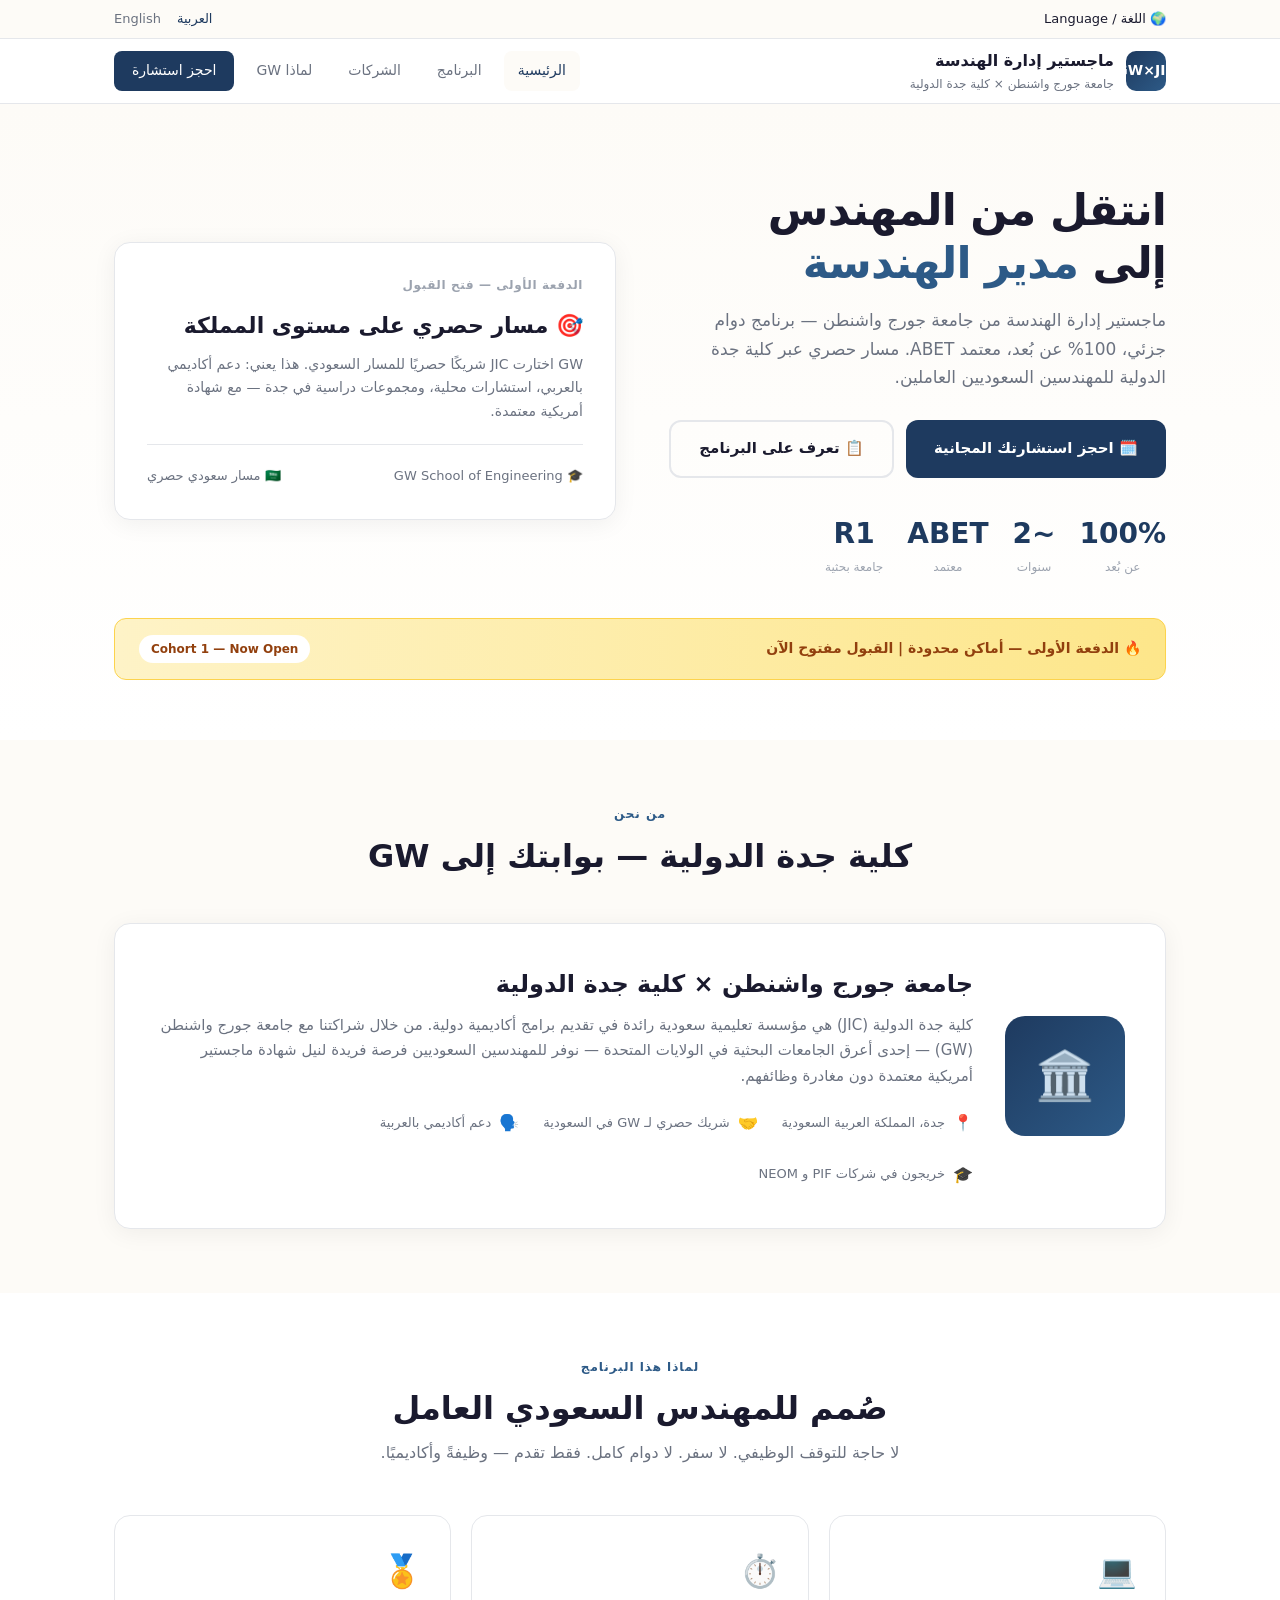
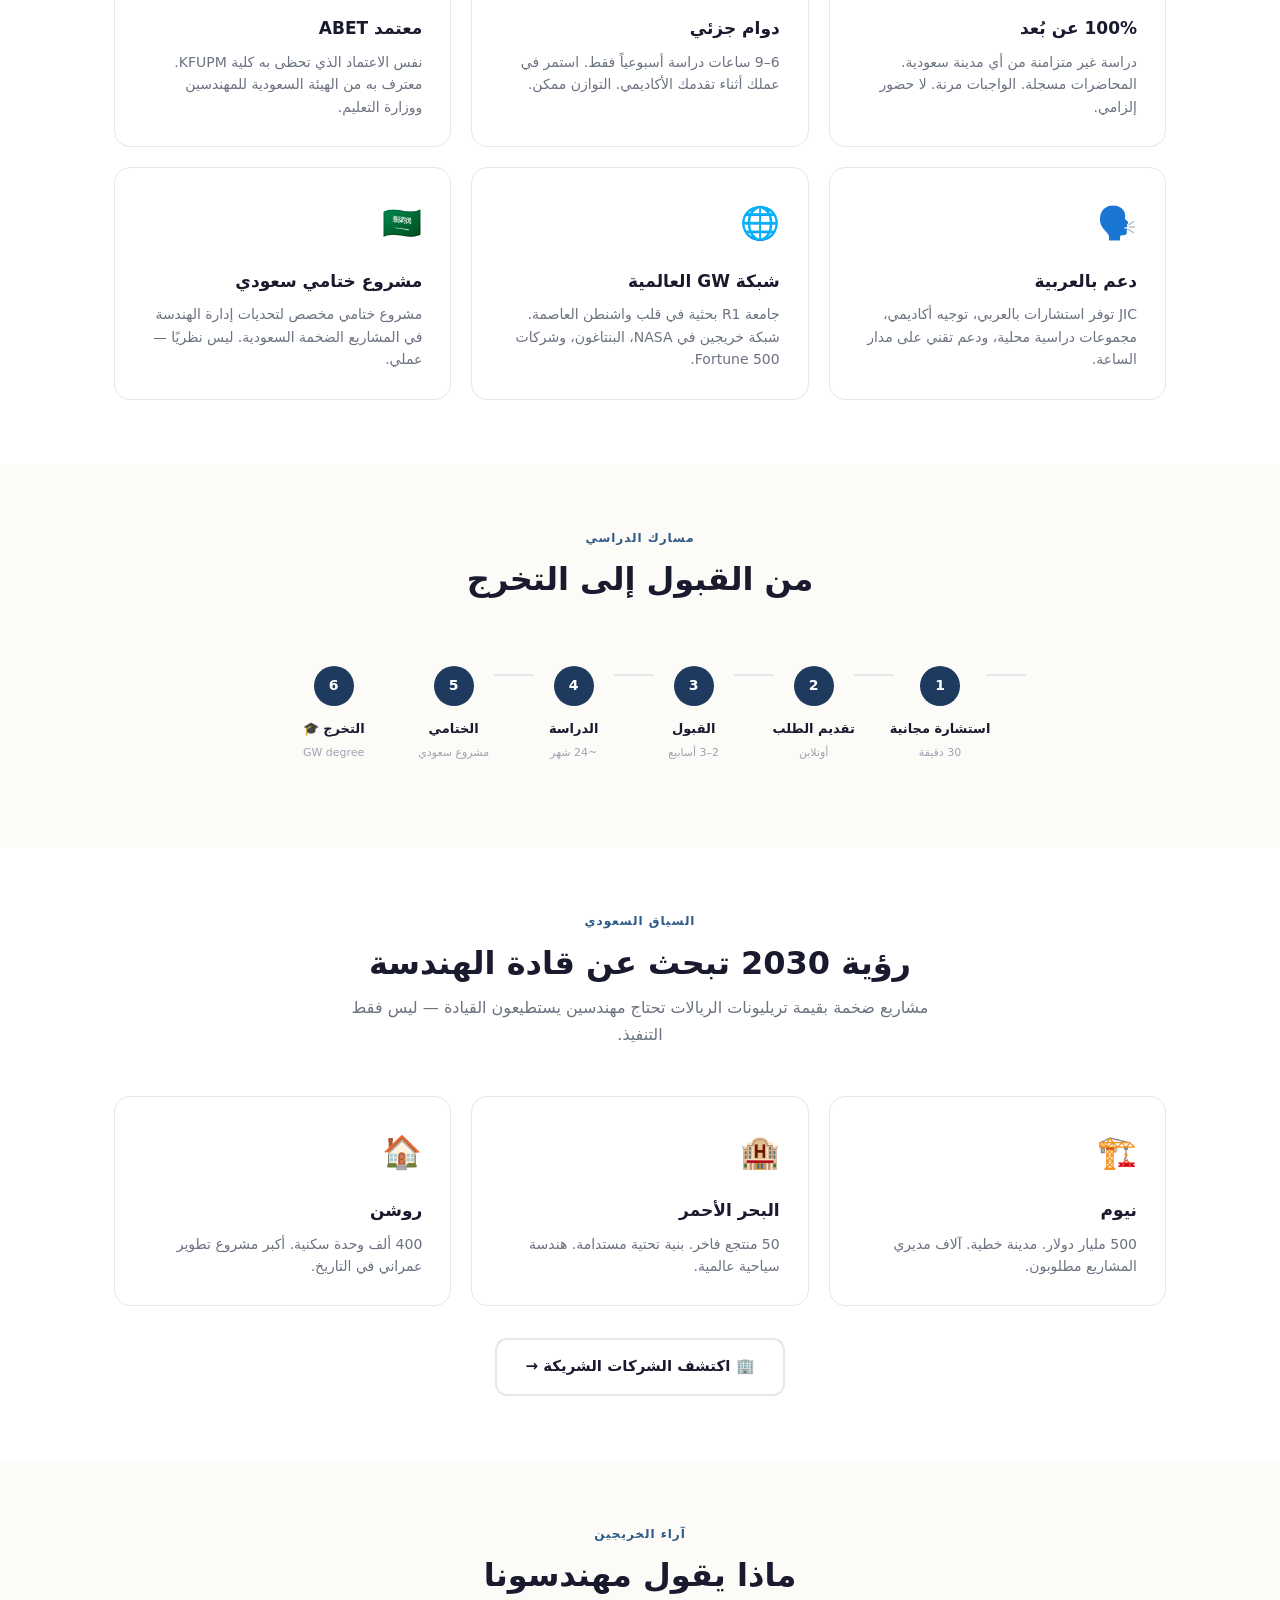
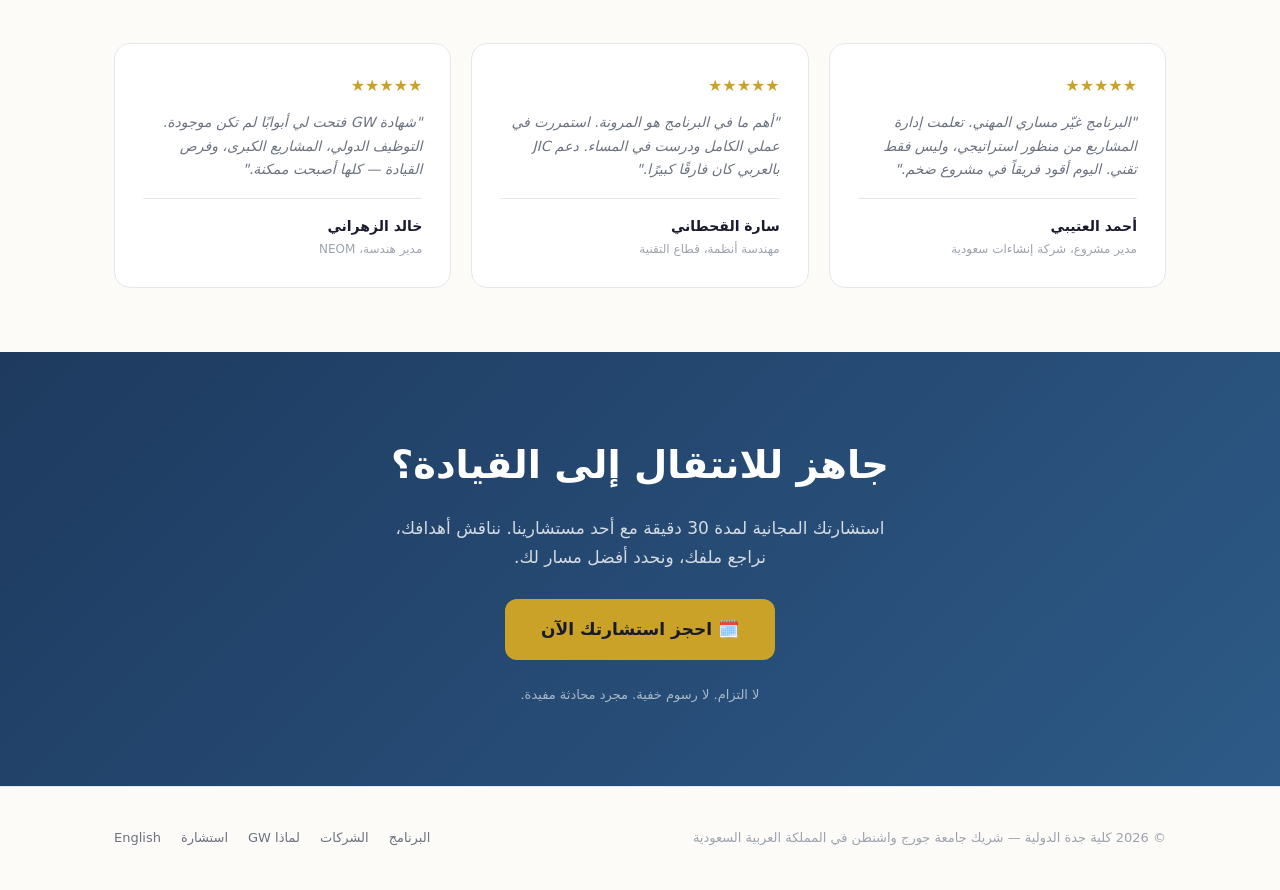
<file: index.html>
<!DOCTYPE html>
<html lang="ar" dir="rtl">
<head>
<meta charset="UTF-8">
<meta name="viewport" content="width=device-width, initial-scale=1.0">
<title>ماجستير إدارة الهندسة — GW × JIC | احجز استشارتك المجانية</title>
<meta name="description" content="برنامج ماجستير إدارة الهندسة من جامعة جورج واشنطن، معتمد ABET، دوام جزئي عن بُعد، عبر مسار حصري بكلية جدة الدولية">
<meta property="og:title" content="ماجستير إدارة الهندسة — GW × JIC">
<meta property="og:description" content="برنامج معتمد، دوام جزئي، عن بُعد — للمهندسين السعوديين">
<meta property="og:type" content="website">
<meta property="og:url" content="https://jic-gw-leads.netlify.app/">
<meta property="og:image" content="https://jic-gw-leads.netlify.app/og-image.jpg">
<meta name="twitter:card" content="summary_large_image">
<meta name="twitter:title" content="ماجستير إدارة الهندسة — GW × JIC">
<meta name="twitter:description" content="برنامج معتمد، دوام جزئي، عن بُعد — للمهندسين السعوديين">
<link rel="preconnect" href="https://fonts.googleapis.com">
<link rel="preconnect" href="https://fonts.gstatic.com" crossorigin>
<style>
  :root {
    --primary: #1e3a5f;
    --primary-light: #2d5a87;
    --accent: #c9a227;
    --accent-hover: #b8921f;
    --bg: #ffffff;
    --bg-warm: #fdfbf7;
    --bg-card: #ffffff;
    --text: #1a1a2e;
    --text-muted: #6b7280;
    --text-light: #9ca3af;
    --border: #e5e7eb;
    --border-hover: #d1d5db;
    --green: #059669;
    --green-light: #10b981;
    --shadow: 0 4px 24px rgba(0,0,0,0.06);
    --shadow-lg: 0 8px 48px rgba(0,0,0,0.1);
    --radius: 16px;
    --font: 'Segoe UI', 'Noto Sans Arabic', system-ui, -apple-system, sans-serif;
  }
  * { margin:0; padding:0; box-sizing:border-box; }
  body { font-family: var(--font); background: var(--bg); color: var(--text); line-height:1.7; }
  ::selection { background: var(--primary); color:#fff; }
  a { text-decoration:none; color: inherit; }
  .container { max-width:1100px; margin:0 auto; padding:0 24px; }

  /* Skip link */
  .skip-link {
    position: absolute;
    top: -100%;
    left: 50%;
    transform: translateX(-50%);
    background: var(--primary);
    color: #fff;
    padding: 0.5rem 1rem;
    border-radius: 0 0 10px 10px;
    font-weight: 700;
    font-size: 0.85rem;
    text-decoration: none;
    z-index: 10000;
    transition: top 0.3s;
  }
  .skip-link:focus { top: 0; }

  /* Lang Switcher */
  .lang-bar {
    background: var(--bg-warm); border-bottom: 1px solid var(--border);
    padding: 8px 0; font-size: 13px;
  }
  .lang-bar .container { display:flex; justify-content:space-between; align-items:center; }
  .lang-bar .lang-links { display:flex; gap:16px; }
  .lang-bar a { color: var(--text-muted); font-weight:500; transition:color 0.2s; }
  .lang-bar a:hover, .lang-bar a.active { color: var(--primary); }

  /* Header */
  header { position:sticky; top:0; z-index:100; background:rgba(255,255,255,0.95); backdrop-filter:blur(16px); border-bottom:1px solid var(--border); }
  header .container { display:flex; align-items:center; justify-content:space-between; height:64px; }
  .logo { display:flex; align-items:center; gap:12px; }
  .logo-mark { width:40px; height:40px; border-radius:10px; background:linear-gradient(135deg, var(--primary) 0%, var(--primary-light) 100%); display:flex; align-items:center; justify-content:center; font-weight:700; font-size:14px; color:#fff; }
  .logo-text { font-weight:700; font-size:16px; }
  .logo-text span { font-weight:400; font-size:12px; color:var(--text-muted); display:block; }
  nav { display:flex; gap:8px; }
  nav a { padding:8px 14px; border-radius:8px; font-size:14px; font-weight:500; color:var(--text-muted); transition:all 0.2s; }
  nav a:hover, nav a.active { background: var(--bg-warm); color: var(--primary); }
  .nav-cta { background: var(--primary) !important; color: #fff !important; padding: 8px 18px !important; }
  .nav-cta:hover { background: var(--primary-light) !important; }

  /* Hero */
  .hero { padding: 80px 0 60px; background: linear-gradient(180deg, var(--bg-warm) 0%, var(--bg) 100%); position: relative; overflow: hidden; }
  .hero-grid { display:grid; grid-template-columns: 1fr 1fr; gap: 48px; align-items:center; }
  .hero h1 { font-size: clamp(28px, 3.5vw, 44px); font-weight:800; line-height:1.2; letter-spacing:-0.02em; }
  .hero h1 .highlight { color: var(--primary-light); }
  .hero p { font-size: 17px; color: var(--text-muted); margin-top: 16px; max-width: 480px; }
  .hero-stats { display:flex; gap: 24px; margin-top: 32px; }
  .hero-stat { text-align:center; }
  .hero-stat .num { font-size: 28px; font-weight:700; color: var(--primary); }
  .hero-stat .lbl { font-size: 12px; color: var(--text-light); }
  .hero-card {
    background: var(--bg-card); border: 1px solid var(--border); border-radius: var(--radius);
    padding: 32px; box-shadow: var(--shadow);
  }
  .hero-card .card-label { font-size: 12px; font-weight:600; text-transform:uppercase; letter-spacing:0.05em; color: var(--text-light); margin-bottom: 12px; }
  .hero-card h3 { font-size: 22px; margin-bottom: 8px; }
  .hero-card p { font-size: 14px; margin-top: 0; }
  .btn {
    display: inline-flex; align-items:center; gap:8px; padding: 14px 28px;
    border-radius: 12px; font-weight:600; font-size: 15px; cursor:pointer; border:none;
    transition: all 0.2s;
  }
  .btn-primary { background: var(--primary); color: #fff; }
  .btn-primary:hover { background: var(--primary-light); transform: translateY(-1px); box-shadow: var(--shadow); }
  .btn-accent { background: var(--accent); color: #1a1a2e; }
  .btn-accent:hover { background: var(--accent-hover); transform: translateY(-1px); }
  .btn-outline { background: transparent; border: 2px solid var(--border); color: var(--text); }
  .btn-outline:hover { border-color: var(--primary); color: var(--primary); }
  .hero-actions { display:flex; gap: 12px; margin-top: 28px; flex-wrap:wrap; }

  /* Urgency Bar */
  .urgency { background: linear-gradient(90deg, #fef3c7 0%, #fde68a 100%); border: 1px solid #fcd34d; border-radius: 12px; padding: 16px 24px; margin-top: 40px; display:flex; align-items:center; justify-content:space-between; flex-wrap:wrap; gap: 12px; position: relative; }
  .urgency p { font-size: 14px; font-weight:600; color: #92400e; margin:0; }
  .urgency .badge { background: #fff; color: #92400e; font-size: 12px; font-weight:700; padding: 4px 12px; border-radius: 20px; }
  .scarcity-pulse { animation: scarcityPulse 2.5s ease-in-out infinite; display: inline-block; }
  @keyframes scarcityPulse {
    0%,100% { opacity: 1; transform: scale(1); }
    50% { opacity: 0.85; transform: scale(1.02); }
  }

  /* Sections */
  .section { padding: 64px 0; }
  .section-header { text-align:center; max-width: 600px; margin: 0 auto 48px; }
  .section-label { font-size: 12px; font-weight:600; text-transform:uppercase; letter-spacing:0.08em; color: var(--primary-light); margin-bottom: 12px; }
  .section h2 { font-size: clamp(24px, 2.5vw, 36px); font-weight:700; line-height:1.2; }
  .section p.desc { font-size: 16px; color: var(--text-muted); margin-top: 12px; }

  /* Who is JIC */
  .jic-card {
    background: var(--bg-card); border: 1px solid var(--border); border-radius: var(--radius);
    padding: 40px; display:grid; grid-template-columns: 120px 1fr; gap: 32px; align-items:center;
    box-shadow: var(--shadow);
  }
  .jic-logo {
    width: 120px; height: 120px; border-radius: 20px;
    background: linear-gradient(135deg, var(--primary) 0%, var(--primary-light) 100%);
    display:flex; align-items:center; justify-content:center;
    font-size: 48px;
  }
  .jic-card h3 { font-size: 24px; margin-bottom: 8px; }
  .jic-card p { font-size: 15px; color: var(--text-muted); }
  .jic-meta { display:flex; gap: 24px; margin-top: 20px; flex-wrap:wrap; }
  .jic-meta-item { display:flex; align-items:center; gap: 8px; font-size: 13px; color: var(--text-muted); }
  .jic-meta-item .icon { font-size: 16px; }

  /* Features */
  .feature-grid { display:grid; grid-template-columns: repeat(3, 1fr); gap: 20px; }
  .feature {
    background: var(--bg-card); border: 1px solid var(--border); border-radius: var(--radius);
    padding: 28px; transition: all 0.3s;
  }
  .feature:hover { border-color: var(--border-hover); box-shadow: var(--shadow); transform: translateY(-2px); }
  .feature .icon { font-size: 32px; margin-bottom: 16px; }
  .feature h3 { font-size: 17px; font-weight:700; margin-bottom: 8px; }
  .feature p { font-size: 14px; color: var(--text-muted); line-height:1.6; }

  /* Program Timeline */
  .timeline { display:flex; gap: 0; justify-content:center; flex-wrap:wrap; }
  .timeline-step { text-align:center; padding: 20px 16px; min-width: 120px; position:relative; }
  .timeline-step:not(:last-child)::after {
    content: ''; position:absolute; left: 100%; top: 28px; transform:translateX(-50%);
    width: 40px; height: 2px; background: var(--border);
  }
  .timeline-step .step-num {
    width: 40px; height: 40px; border-radius: 50%;
    background: var(--primary); color: #fff; display:flex; align-items:center; justify-content:center;
    font-weight:700; font-size: 14px; margin: 0 auto 12px;
  }
  .timeline-step .step-title { font-size: 13px; font-weight:600; }
  .timeline-step .step-desc { font-size: 11px; color: var(--text-light); margin-top: 4px; }

  /* Testimonials */
  .testi-grid { display:grid; grid-template-columns: repeat(3, 1fr); gap: 20px; }
  .testi {
    background: var(--bg-card); border: 1px solid var(--border); border-radius: var(--radius);
    padding: 28px;
  }
  .testi .stars { color: var(--accent); font-size: 16px; margin-bottom: 12px; }
  .testi p { font-size: 14px; color: var(--text-muted); font-style:italic; line-height:1.7; }
  .testi .author { margin-top: 16px; padding-top: 16px; border-top: 1px solid var(--border); }
  .testi .author-name { font-size: 14px; font-weight:600; }
  .testi .author-role { font-size: 12px; color: var(--text-light); }

  /* CTA Section */
  .cta-section {
    background: linear-gradient(135deg, var(--primary) 0%, var(--primary-light) 100%);
    color: #fff; padding: 80px 0; text-align:center;
  }
  .cta-section h2 { font-size: clamp(24px, 3vw, 40px); font-weight:800; }
  .cta-section p { font-size: 17px; color: rgba(255,255,255,0.8); margin-top: 16px; max-width: 500px; margin-left:auto; margin-right:auto; }
  .cta-section .btn-accent { margin-top: 28px; font-size: 17px; padding: 16px 36px; }

  /* Footer */
  footer { background: var(--bg-warm); border-top: 1px solid var(--border); padding: 40px 0; }
  footer .container { display:flex; justify-content:space-between; align-items:center; flex-wrap:wrap; gap: 16px; }
  footer p { font-size: 13px; color: var(--text-light); }
  footer .links { display:flex; gap: 20px; }
  footer a { font-size: 13px; color: var(--text-muted); }
  footer a:hover { color: var(--primary); }

  /* Responsive */
  @media (max-width: 768px) {
    .hero-grid { grid-template-columns: 1fr; }
    .feature-grid { grid-template-columns: 1fr; }
    .testi-grid { grid-template-columns: 1fr; }
    .jic-card { grid-template-columns: 1fr; text-align:center; }
    .jic-logo { margin: 0 auto; }
    .jic-meta { justify-content:center; }
    .timeline { flex-direction:column; }
    .timeline-step:not(:last-child)::after { display:none; }
    header nav { display:none; }
    .hero-actions { justify-content:center; }
    .urgency { text-align:center; justify-content:center; }
  }
</style>
</head>
<body>

<a href="#main-content" class="skip-link">تخطي إلى المحتوى الرئيسي</a>

<!-- Language Bar -->
<div class="lang-bar">
  <div class="container">
    <div>🌍 اللغة / Language</div>
    <div class="lang-links">
      <a href="index.html" class="active">العربية</a>
      <a href="index-en.html">English</a>
    </div>
  </div>
</div>

<!-- Header -->
<header role="banner">
  <div class="container">
    <a href="index.html" class="logo" aria-label="GW × JIC الرئيسية">
      <div class="logo-mark">GW×JIC</div>
      <div class="logo-text">ماجستير إدارة الهندسة<span>جامعة جورج واشنطن × كلية جدة الدولية</span></div>
    </a>
    <nav role="navigation" aria-label="القائمة الرئيسية">
      <a href="index.html" class="active">الرئيسية</a>
      <a href="program.html">البرنامج</a>
      <a href="employers.html">الشركات</a>
      <a href="why-gw.html">لماذا GW</a>
      <a href="consultation.html" class="nav-cta">احجز استشارة</a>
    </nav>
  </div>
</header>

<main id="main-content">

<!-- Hero -->
<section class="hero" aria-label="مقدمة البرنامج">
  <div class="container">
    <div class="hero-grid">
      <div>
        <h1>
          انتقل من المهندس<br>إلى <span class="highlight">مدير الهندسة</span>
        </h1>
        <p>
          ماجستير إدارة الهندسة من جامعة جورج واشنطن — برنامج دوام جزئي، 100% عن بُعد، معتمد ABET.
          مسار حصري عبر كلية جدة الدولية للمهندسين السعوديين العاملين.
        </p>
        <div class="hero-actions">
          <a href="consultation.html" class="btn btn-primary">🗓️ احجز استشارتك المجانية</a>
          <a href="program.html" class="btn btn-outline">📋 تعرف على البرنامج</a>
        </div>
        <div class="hero-stats">
          <div class="hero-stat"><div class="num">100%</div><div class="lbl">عن بُعد</div></div>
          <div class="hero-stat"><div class="num">~2</div><div class="lbl">سنوات</div></div>
          <div class="hero-stat"><div class="num">ABET</div><div class="lbl">معتمد</div></div>
          <div class="hero-stat"><div class="num">R1</div><div class="lbl">جامعة بحثية</div></div>
        </div>
      </div>
      <div class="hero-card">
        <div class="card-label">الدفعة الأولى — فتح القبول</div>
        <h3>🎯 مسار حصري على مستوى المملكة</h3>
        <p>
          GW اختارت JIC شريكًا حصريًا للمسار السعودي.
          هذا يعني: دعم أكاديمي بالعربي، استشارات محلية، ومجموعات دراسية في جدة — مع شهادة أمريكية معتمدة.
        </p>
        <div style="margin-top:20px; padding-top:20px; border-top:1px solid var(--border);">
          <div style="display:flex; justify-content:space-between; font-size:13px; color:var(--text-muted);">
            <span>🎓 GW School of Engineering</span>
            <span>🇸🇦 مسار سعودي حصري</span>
          </div>
        </div>
      </div>
    </div>

    <div class="urgency">
      <p><span class="scarcity-pulse">🔥 الدفعة الأولى — أماكن محدودة</span> | القبول مفتوح الآن</p>
      <span class="badge">Cohort 1 — Now Open</span>
    </div>
  </div>
</section>

<!-- Who is JIC -->
<section class="section" style="background:var(--bg-warm);" aria-labelledby="jic-heading">
  <div class="container">
    <div class="section-header">
      <div class="section-label">من نحن</div>
      <h2 id="jic-heading">كلية جدة الدولية — بوابتك إلى GW</h2>
    </div>
    <div class="jic-card">
      <div class="jic-logo" aria-hidden="true">🏛️</div>
      <div>
        <h3>جامعة جورج واشنطن × كلية جدة الدولية</h3>
        <p>
          كلية جدة الدولية (JIC) هي مؤسسة تعليمية سعودية رائدة في تقديم برامج أكاديمية دولية.
          من خلال شراكتنا مع جامعة جورج واشنطن (GW) — إحدى أعرق الجامعات البحثية في الولايات المتحدة —
          نوفر للمهندسين السعوديين فرصة فريدة لنيل شهادة ماجستير أمريكية معتمدة دون مغادرة وظائفهم.
        </p>
        <div class="jic-meta">
          <div class="jic-meta-item"><span class="icon">📍</span> جدة، المملكة العربية السعودية</div>
          <div class="jic-meta-item"><span class="icon">🤝</span> شريك حصري لـ GW في السعودية</div>
          <div class="jic-meta-item"><span class="icon">🗣️</span> دعم أكاديمي بالعربية</div>
          <div class="jic-meta-item"><span class="icon">🎓</span> خريجون في شركات PIF و NEOM</div>
        </div>
      </div>
    </div>
  </div>
</section>

<!-- Program Features -->
<section class="section" aria-labelledby="features-heading">
  <div class="container">
    <div class="section-header">
      <div class="section-label">لماذا هذا البرنامج</div>
      <h2 id="features-heading">صُمم للمهندس السعودي العامل</h2>
      <p class="desc">لا حاجة للتوقف الوظيفي. لا سفر. لا دوام كامل. فقط تقدم — وظيفةً وأكاديميًا.</p>
    </div>
    <div class="feature-grid">
      <div class="feature">
        <div class="icon" aria-hidden="true">💻</div>
        <h3>100% عن بُعد</h3>
        <p>دراسة غير متزامنة من أي مدينة سعودية. المحاضرات مسجلة. الواجبات مرنة. لا حضور إلزامي.</p>
      </div>
      <div class="feature">
        <div class="icon" aria-hidden="true">⏱️</div>
        <h3>دوام جزئي</h3>
        <p>6–9 ساعات دراسة أسبوعياً فقط. استمر في عملك أثناء تقدمك الأكاديمي. التوازن ممكن.</p>
      </div>
      <div class="feature">
        <div class="icon" aria-hidden="true">🏅</div>
        <h3>معتمد ABET</h3>
        <p>نفس الاعتماد الذي تحظى به كلية KFUPM. معترف به من الهيئة السعودية للمهندسين ووزارة التعليم.</p>
      </div>
      <div class="feature">
        <div class="icon" aria-hidden="true">🗣️</div>
        <h3>دعم بالعربية</h3>
        <p>JIC توفر استشارات بالعربي، توجيه أكاديمي، مجموعات دراسية محلية، ودعم تقني على مدار الساعة.</p>
      </div>
      <div class="feature">
        <div class="icon" aria-hidden="true">🌐</div>
        <h3>شبكة GW العالمية</h3>
        <p>جامعة R1 بحثية في قلب واشنطن العاصمة. شبكة خريجين في NASA، البنتاغون، وشركات Fortune 500.</p>
      </div>
      <div class="feature">
        <div class="icon" aria-hidden="true">🇸🇦</div>
        <h3>مشروع ختامي سعودي</h3>
        <p>مشروع ختامي مخصص لتحديات إدارة الهندسة في المشاريع الضخمة السعودية. ليس نظريًا — عملي.</p>
      </div>
    </div>
  </div>
</section>

<!-- Timeline -->
<section class="section" style="background:var(--bg-warm);" aria-labelledby="timeline-heading">
  <div class="container">
    <div class="section-header">
      <div class="section-label">مسارك الدراسي</div>
      <h2 id="timeline-heading">من القبول إلى التخرج</h2>
    </div>
    <div class="timeline">
      <div class="timeline-step"><div class="step-num">1</div><div class="step-title">استشارة مجانية</div><div class="step-desc">30 دقيقة</div></div>
      <div class="timeline-step"><div class="step-num">2</div><div class="step-title">تقديم الطلب</div><div class="step-desc">أونلاين</div></div>
      <div class="timeline-step"><div class="step-num">3</div><div class="step-title">القبول</div><div class="step-desc">2–3 أسابيع</div></div>
      <div class="timeline-step"><div class="step-num">4</div><div class="step-title">الدراسة</div><div class="step-desc">~24 شهر</div></div>
      <div class="timeline-step"><div class="step-num">5</div><div class="step-title">الختامي</div><div class="step-desc">مشروع سعودي</div></div>
      <div class="timeline-step"><div class="step-num">6</div><div class="step-title">التخرج 🎓</div><div class="step-desc">GW degree</div></div>
    </div>
  </div>
</section>

<!-- Vision 2030 -->
<section class="section" aria-labelledby="vision-heading">
  <div class="container">
    <div class="section-header">
      <div class="section-label">السياق السعودي</div>
      <h2 id="vision-heading">رؤية 2030 تبحث عن قادة الهندسة</h2>
      <p class="desc">مشاريع ضخمة بقيمة تريليونات الريالات تحتاج مهندسين يستطيعون القيادة — ليس فقط التنفيذ.</p>
    </div>
    <div class="feature-grid" style="grid-template-columns: repeat(3, 1fr);">
      <div class="feature">
        <div class="icon" aria-hidden="true">🏗️</div>
        <h3>نيوم</h3>
        <p>500 مليار دولار. مدينة خطية. آلاف مديري المشاريع مطلوبون.</p>
      </div>
      <div class="feature">
        <div class="icon" aria-hidden="true">🏨</div>
        <h3>البحر الأحمر</h3>
        <p>50 منتجع فاخر. بنية تحتية مستدامة. هندسة سياحية عالمية.</p>
      </div>
      <div class="feature">
        <div class="icon" aria-hidden="true">🏠</div>
        <h3>روشن</h3>
        <p>400 ألف وحدة سكنية. أكبر مشروع تطوير عمراني في التاريخ.</p>
      </div>
    </div>
    <div style="text-align:center; margin-top:32px;">
      <a href="employers.html" class="btn btn-outline">🏢 اكتشف الشركات الشريكة →</a>
    </div>
  </div>
</section>

<!-- Testimonials -->
<section class="section" style="background:var(--bg-warm);" aria-labelledby="testi-heading">
  <div class="container">
    <div class="section-header">
      <div class="section-label">آراء الخريجين</div>
      <h2 id="testi-heading">ماذا يقول مهندسونا</h2>
    </div>
    <div class="testi-grid">
      <div class="testi">
        <div class="stars" aria-hidden="true">★★★★★</div>
        <p>"البرنامج غيّر مساري المهني. تعلمت إدارة المشاريع من منظور استراتيجي، وليس فقط تقني. اليوم أقود فريقاً في مشروع ضخم."</p>
        <div class="author"><div class="author-name">أحمد العتيبي</div><div class="author-role">مدير مشروع، شركة إنشاءات سعودية</div></div>
      </div>
      <div class="testi">
        <div class="stars" aria-hidden="true">★★★★★</div>
        <p>"أهم ما في البرنامج هو المرونة. استمررت في عملي الكامل ودرست في المساء. دعم JIC بالعربي كان فارقًا كبيرًا."</p>
        <div class="author"><div class="author-name">سارة القحطاني</div><div class="author-role">مهندسة أنظمة، قطاع التقنية</div></div>
      </div>
      <div class="testi">
        <div class="stars" aria-hidden="true">★★★★★</div>
        <p>"شهادة GW فتحت لي أبوابًا لم تكن موجودة. التوظيف الدولي، المشاريع الكبرى، وفرص القيادة — كلها أصبحت ممكنة."</p>
        <div class="author"><div class="author-name">خالد الزهراني</div><div class="author-role">مدير هندسة، NEOM</div></div>
      </div>
    </div>
  </div>
</section>

<!-- CTA -->
<section class="cta-section" aria-label="دعوة للعمل">
  <div class="container">
    <h2>جاهز للانتقال إلى القيادة؟</h2>
    <p>استشارتك المجانية لمدة 30 دقيقة مع أحد مستشارينا. نناقش أهدافك، نراجع ملفك، ونحدد أفضل مسار لك.</p>
    <a href="consultation.html" class="btn btn-accent">🗓️ احجز استشارتك الآن</a>
    <div style="margin-top:24px; font-size:13px; color:rgba(255,255,255,0.6);">
      لا التزام. لا رسوم خفية. مجرد محادثة مفيدة.
    </div>
  </div>
</section>

</main>

<!-- Footer -->
<footer role="contentinfo">
  <div class="container">
    <p>© 2026 كلية جدة الدولية — شريك جامعة جورج واشنطن في المملكة العربية السعودية</p>
    <div class="links">
      <a href="program.html">البرنامج</a>
      <a href="employers.html">الشركات</a>
      <a href="why-gw.html">لماذا GW</a>
      <a href="consultation.html">استشارة</a>
      <a href="index-en.html">English</a>
    </div>
  </div>
</footer>

</body>
</html>
</file>
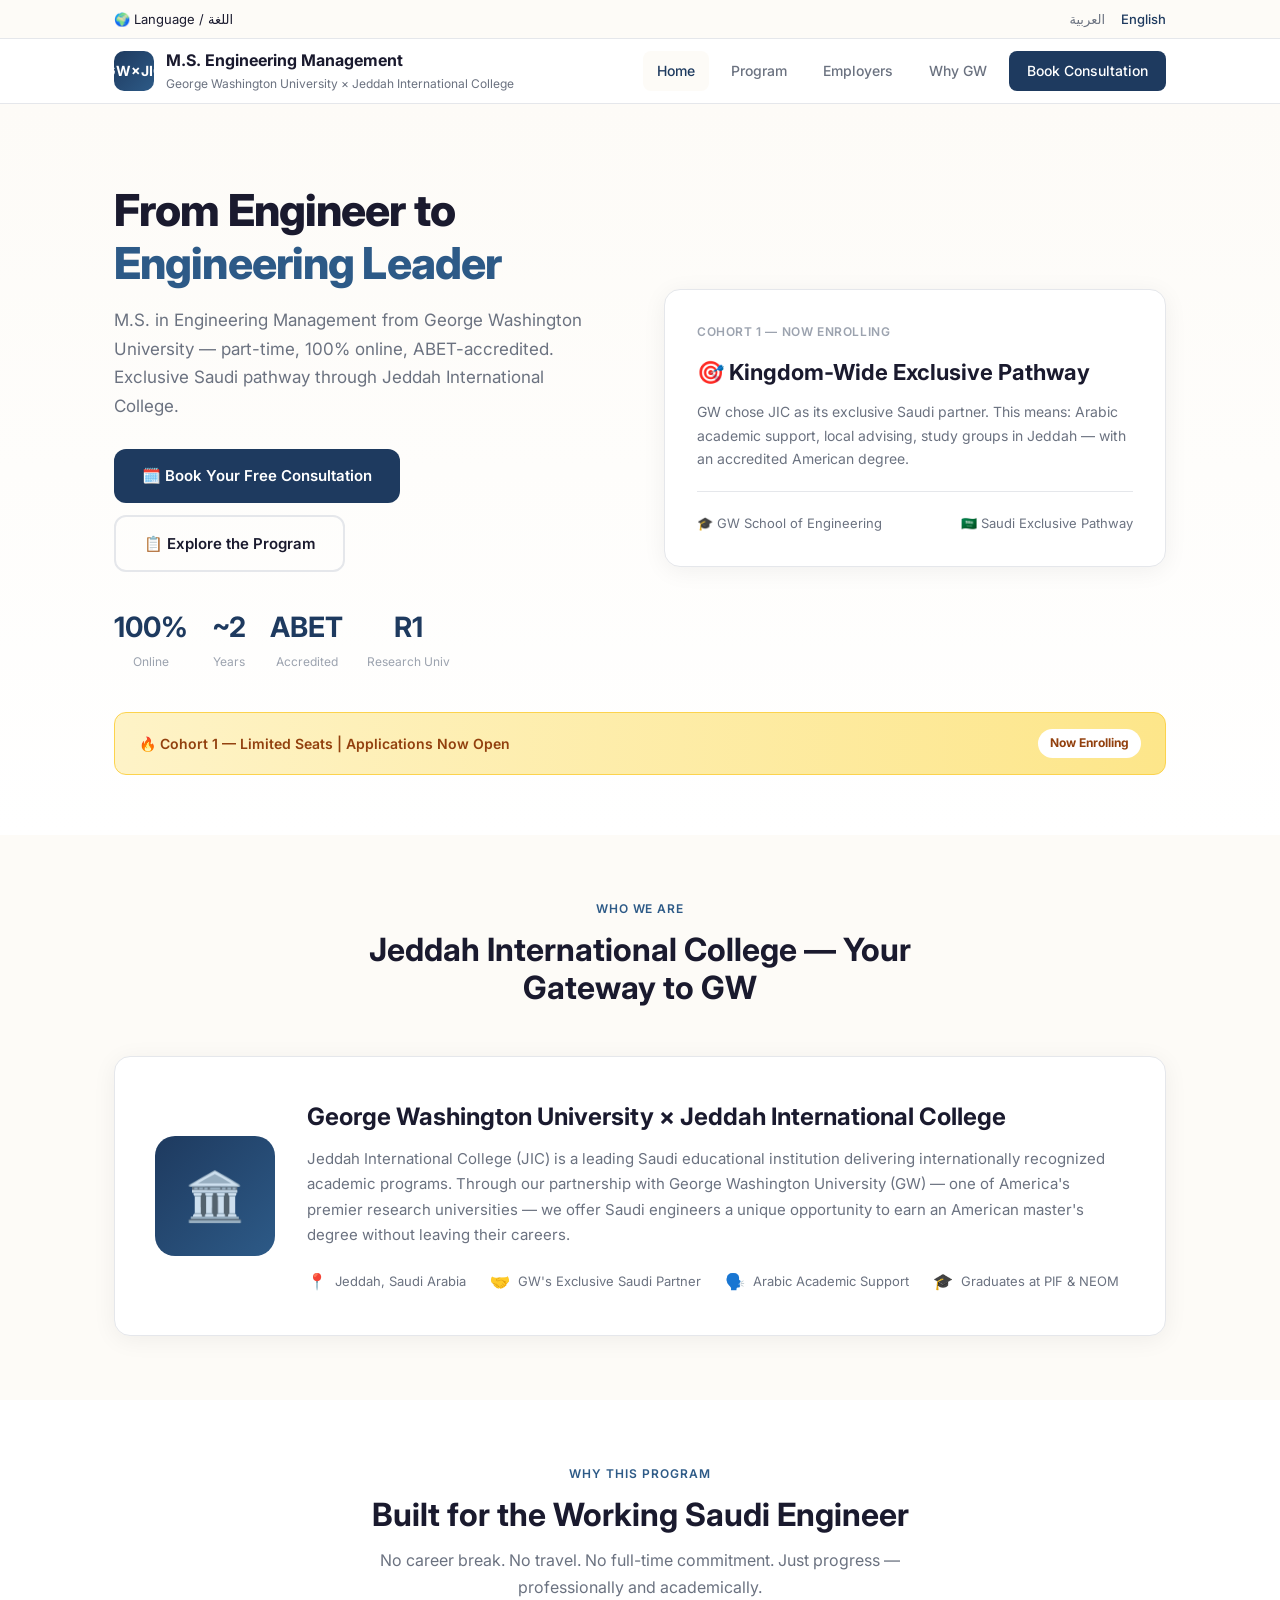
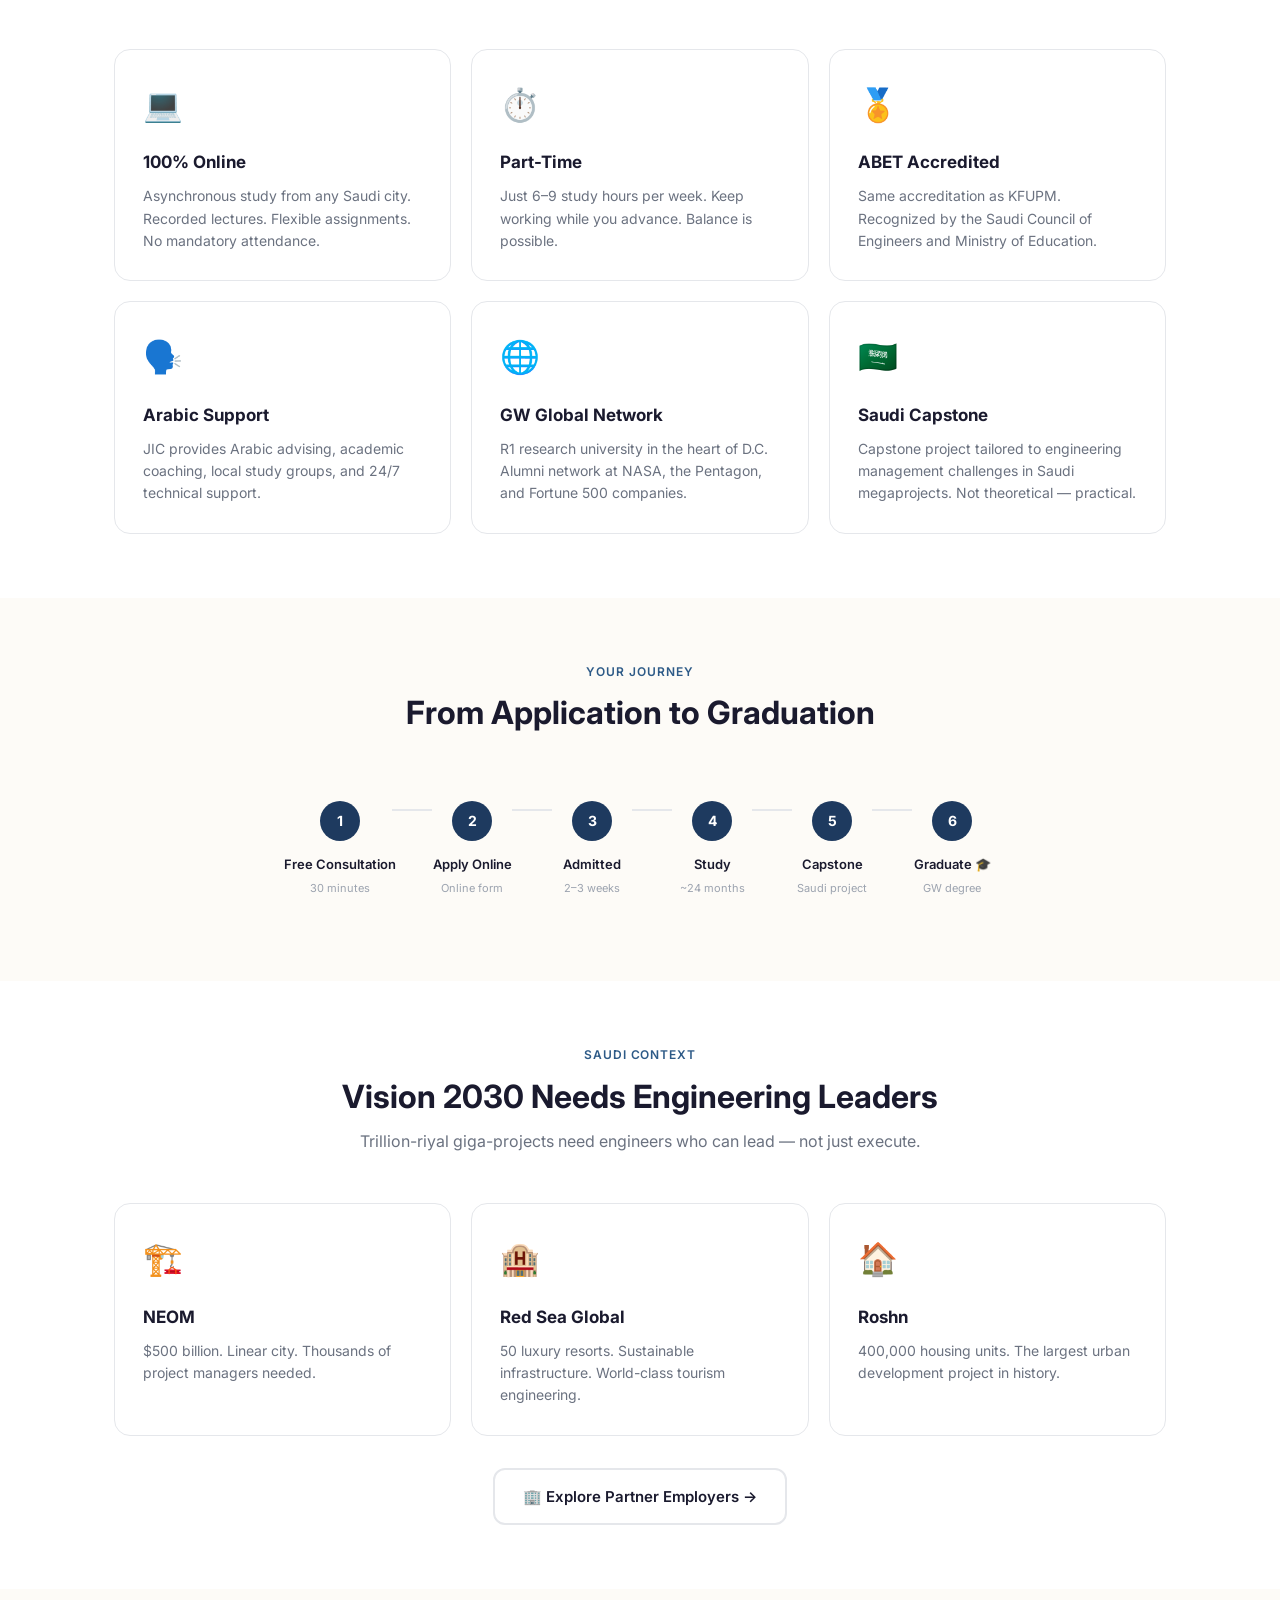
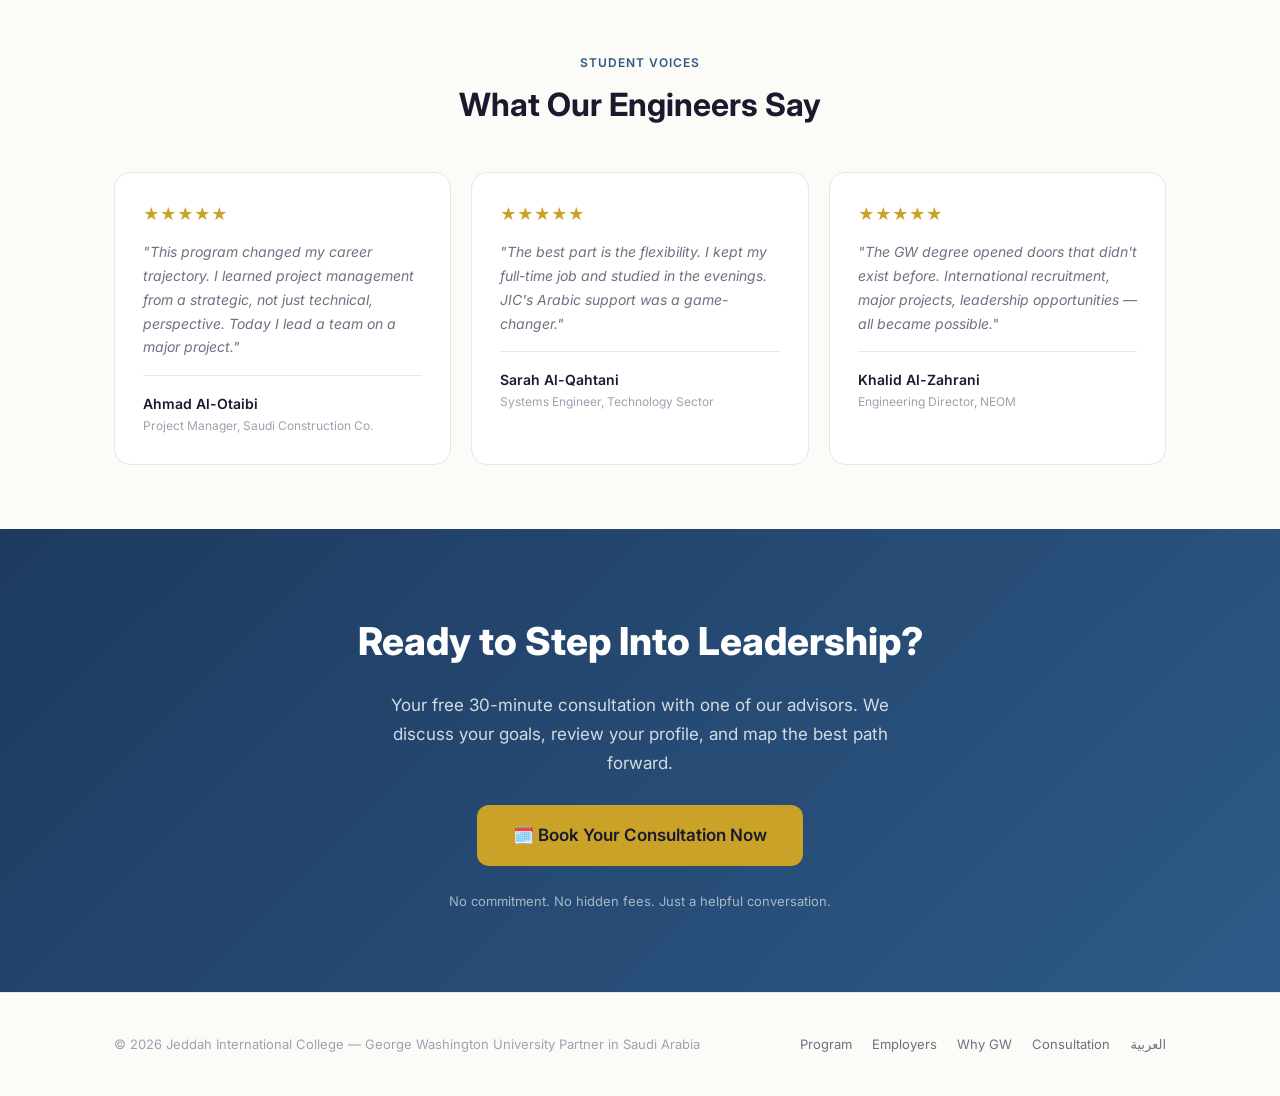
<file: index-en.html>
<!DOCTYPE html>
<html lang="en">
<head>
<meta charset="UTF-8">
<meta name="viewport" content="width=device-width, initial-scale=1.0">
<title>M.S. Engineering Management — GW × JIC | Book Your Free Consultation</title>
<meta name="description" content="ABET-accredited M.S. in Engineering Management from George Washington University. Part-time, 100% online, exclusive Saudi pathway through Jeddah International College.">
<meta property="og:title" content="M.S. Engineering Management — GW × JIC">
<meta property="og:description" content="ABET-accredited, part-time, online — for working Saudi engineers">
<meta property="og:type" content="website">
<meta property="og:url" content="https://jic-gw-leads.netlify.app/">
<meta property="og:image" content="https://jic-gw-leads.netlify.app/og-image.jpg">
<meta name="twitter:card" content="summary_large_image">
<meta name="twitter:title" content="M.S. Engineering Management — GW × JIC">
<meta name="twitter:description" content="ABET-accredited, part-time, online — for working Saudi engineers">
<link rel="preconnect" href="https://fonts.googleapis.com">
<link rel="preconnect" href="https://fonts.gstatic.com" crossorigin>
<style>
  :root {
    --primary: #1e3a5f;
    --primary-light: #2d5a87;
    --accent: #c9a227;
    --accent-hover: #b8921f;
    --bg: #ffffff;
    --bg-warm: #fdfbf7;
    --bg-card: #ffffff;
    --text: #1a1a2e;
    --text-muted: #6b7280;
    --text-light: #9ca3af;
    --border: #e5e7eb;
    --border-hover: #d1d5db;
    --green: #059669;
    --shadow: 0 4px 24px rgba(0,0,0,0.06);
    --radius: 16px;
    --font: 'Inter', 'Segoe UI', system-ui, -apple-system, sans-serif;
  }
  * { margin:0; padding:0; box-sizing:border-box; }
  body { font-family: var(--font); background: var(--bg); color: var(--text); line-height:1.7; }
  ::selection { background: var(--primary); color:#fff; }
  a { text-decoration:none; color: inherit; }
  .container { max-width:1100px; margin:0 auto; padding:0 24px; }

  /* Skip link */
  .skip-link {
    position: absolute;
    top: -100%;
    left: 50%;
    transform: translateX(-50%);
    background: var(--primary);
    color: #fff;
    padding: 0.5rem 1rem;
    border-radius: 0 0 10px 10px;
    font-weight: 700;
    font-size: 0.85rem;
    text-decoration: none;
    z-index: 10000;
    transition: top 0.3s;
  }
  .skip-link:focus { top: 0; }

  .lang-bar { background: var(--bg-warm); border-bottom: 1px solid var(--border); padding: 8px 0; font-size: 13px; }
  .lang-bar .container { display:flex; justify-content:space-between; align-items:center; }
  .lang-bar .lang-links { display:flex; gap:16px; }
  .lang-bar a { color: var(--text-muted); font-weight:500; transition:color 0.2s; }
  .lang-bar a:hover, .lang-bar a.active { color: var(--primary); }

  header { position:sticky; top:0; z-index:100; background:rgba(255,255,255,0.95); backdrop-filter:blur(16px); border-bottom:1px solid var(--border); }
  header .container { display:flex; align-items:center; justify-content:space-between; height:64px; }
  .logo { display:flex; align-items:center; gap:12px; }
  .logo-mark { width:40px; height:40px; border-radius:10px; background:linear-gradient(135deg, var(--primary) 0%, var(--primary-light) 100%); display:flex; align-items:center; justify-content:center; font-weight:700; font-size:14px; color:#fff; }
  .logo-text { font-weight:700; font-size:16px; }
  .logo-text span { font-weight:400; font-size:12px; color:var(--text-muted); display:block; }
  nav { display:flex; gap:8px; }
  nav a { padding:8px 14px; border-radius:8px; font-size:14px; font-weight:500; color:var(--text-muted); transition:all 0.2s; }
  nav a:hover, nav a.active { background: var(--bg-warm); color: var(--primary); }
  .nav-cta { background: var(--primary) !important; color: #fff !important; padding: 8px 18px !important; }
  .nav-cta:hover { background: var(--primary-light) !important; }

  .hero { padding: 80px 0 60px; background: linear-gradient(180deg, var(--bg-warm) 0%, var(--bg) 100%); }
  .hero-grid { display:grid; grid-template-columns: 1fr 1fr; gap: 48px; align-items:center; }
  .hero h1 { font-size: clamp(28px, 3.5vw, 44px); font-weight:800; line-height:1.2; letter-spacing:-0.02em; }
  .hero h1 .highlight { color: var(--primary-light); }
  .hero p { font-size: 17px; color: var(--text-muted); margin-top: 16px; max-width: 480px; }
  .hero-stats { display:flex; gap: 24px; margin-top: 32px; }
  .hero-stat { text-align:center; }
  .hero-stat .num { font-size: 28px; font-weight:700; color: var(--primary); }
  .hero-stat .lbl { font-size: 12px; color: var(--text-light); }
  .hero-card { background: var(--bg-card); border: 1px solid var(--border); border-radius: var(--radius); padding: 32px; box-shadow: var(--shadow); }
  .hero-card .card-label { font-size: 12px; font-weight:600; text-transform:uppercase; letter-spacing:0.05em; color: var(--text-light); margin-bottom: 12px; }
  .hero-card h3 { font-size: 22px; margin-bottom: 8px; }
  .hero-card p { font-size: 14px; margin-top: 0; }
  .btn { display: inline-flex; align-items:center; gap:8px; padding: 14px 28px; border-radius: 12px; font-weight:600; font-size: 15px; cursor:pointer; border:none; transition: all 0.2s; }
  .btn-primary { background: var(--primary); color: #fff; }
  .btn-primary:hover { background: var(--primary-light); transform: translateY(-1px); box-shadow: var(--shadow); }
  .btn-accent { background: var(--accent); color: #1a1a2e; }
  .btn-accent:hover { background: var(--accent-hover); transform: translateY(-1px); }
  .btn-outline { background: transparent; border: 2px solid var(--border); color: var(--text); }
  .btn-outline:hover { border-color: var(--primary); color: var(--primary); }
  .hero-actions { display:flex; gap: 12px; margin-top: 28px; flex-wrap:wrap; }

  .urgency { background: linear-gradient(90deg, #fef3c7 0%, #fde68a 100%); border: 1px solid #fcd34d; border-radius: 12px; padding: 16px 24px; margin-top: 40px; display:flex; align-items:center; justify-content:space-between; flex-wrap:wrap; gap: 12px; }
  .urgency p { font-size: 14px; font-weight:600; color: #92400e; margin:0; }
  .urgency .badge { background: #fff; color: #92400e; font-size: 12px; font-weight:700; padding: 4px 12px; border-radius: 20px; }
  .scarcity-pulse { animation: scarcityPulse 2.5s ease-in-out infinite; display: inline-block; }
  @keyframes scarcityPulse {
    0%,100% { opacity: 1; transform: scale(1); }
    50% { opacity: 0.85; transform: scale(1.02); }
  }

  .section { padding: 64px 0; }
  .section-header { text-align:center; max-width: 600px; margin: 0 auto 48px; }
  .section-label { font-size: 12px; font-weight:600; text-transform:uppercase; letter-spacing:0.08em; color: var(--primary-light); margin-bottom: 12px; }
  .section h2 { font-size: clamp(24px, 2.5vw, 36px); font-weight:700; line-height:1.2; }
  .section p.desc { font-size: 16px; color: var(--text-muted); margin-top: 12px; }

  .jic-card { background: var(--bg-card); border: 1px solid var(--border); border-radius: var(--radius); padding: 40px; display:grid; grid-template-columns: 120px 1fr; gap: 32px; align-items:center; box-shadow: var(--shadow); }
  .jic-logo { width: 120px; height: 120px; border-radius: 20px; background: linear-gradient(135deg, var(--primary) 0%, var(--primary-light) 100%); display:flex; align-items:center; justify-content:center; font-size: 48px; }
  .jic-card h3 { font-size: 24px; margin-bottom: 8px; }
  .jic-card p { font-size: 15px; color: var(--text-muted); }
  .jic-meta { display:flex; gap: 24px; margin-top: 20px; flex-wrap:wrap; }
  .jic-meta-item { display:flex; align-items:center; gap: 8px; font-size: 13px; color: var(--text-muted); }
  .jic-meta-item .icon { font-size: 16px; }

  .feature-grid { display:grid; grid-template-columns: repeat(3, 1fr); gap: 20px; }
  .feature { background: var(--bg-card); border: 1px solid var(--border); border-radius: var(--radius); padding: 28px; transition: all 0.3s; }
  .feature:hover { border-color: var(--border-hover); box-shadow: var(--shadow); transform: translateY(-2px); }
  .feature .icon { font-size: 32px; margin-bottom: 16px; }
  .feature h3 { font-size: 17px; font-weight:700; margin-bottom: 8px; }
  .feature p { font-size: 14px; color: var(--text-muted); line-height:1.6; }

  .timeline { display:flex; gap: 0; justify-content:center; flex-wrap:wrap; }
  .timeline-step { text-align:center; padding: 20px 16px; min-width: 120px; position:relative; }
  .timeline-step:not(:last-child)::after { content: ''; position:absolute; left: 100%; top: 28px; transform:translateX(-50%); width: 40px; height: 2px; background: var(--border); }
  .timeline-step .step-num { width: 40px; height: 40px; border-radius: 50%; background: var(--primary); color: #fff; display:flex; align-items:center; justify-content:center; font-weight:700; font-size: 14px; margin: 0 auto 12px; }
  .timeline-step .step-title { font-size: 13px; font-weight:600; }
  .timeline-step .step-desc { font-size: 11px; color: var(--text-light); margin-top: 4px; }

  .testi-grid { display:grid; grid-template-columns: repeat(3, 1fr); gap: 20px; }
  .testi { background: var(--bg-card); border: 1px solid var(--border); border-radius: var(--radius); padding: 28px; }
  .testi .stars { color: var(--accent); font-size: 16px; margin-bottom: 12px; }
  .testi p { font-size: 14px; color: var(--text-muted); font-style:italic; line-height:1.7; }
  .testi .author { margin-top: 16px; padding-top: 16px; border-top: 1px solid var(--border); }
  .testi .author-name { font-size: 14px; font-weight:600; }
  .testi .author-role { font-size: 12px; color: var(--text-light); }

  .cta-section { background: linear-gradient(135deg, var(--primary) 0%, var(--primary-light) 100%); color: #fff; padding: 80px 0; text-align:center; }
  .cta-section h2 { font-size: clamp(24px, 3vw, 40px); font-weight:800; }
  .cta-section p { font-size: 17px; color: rgba(255,255,255,0.8); margin-top: 16px; max-width: 500px; margin-left:auto; margin-right:auto; }
  .cta-section .btn-accent { margin-top: 28px; font-size: 17px; padding: 16px 36px; }

  footer { background: var(--bg-warm); border-top: 1px solid var(--border); padding: 40px 0; }
  footer .container { display:flex; justify-content:space-between; align-items:center; flex-wrap:wrap; gap: 16px; }
  footer p { font-size: 13px; color: var(--text-light); }
  footer .links { display:flex; gap: 20px; }
  footer a { font-size: 13px; color: var(--text-muted); }
  footer a:hover { color: var(--primary); }

  @media (max-width: 768px) {
    .hero-grid { grid-template-columns: 1fr; }
    .feature-grid { grid-template-columns: 1fr; }
    .testi-grid { grid-template-columns: 1fr; }
    .jic-card { grid-template-columns: 1fr; text-align:center; }
    .jic-logo { margin: 0 auto; }
    .jic-meta { justify-content:center; }
    .timeline { flex-direction:column; }
    .timeline-step:not(:last-child)::after { display:none; }
    header nav { display:none; }
    .hero-actions { justify-content:center; }
    .urgency { text-align:center; justify-content:center; }
  }
</style>
<link href="https://fonts.googleapis.com/css2?family=Inter:wght@400;500;600;700;800&display=swap" rel="stylesheet">
</head>
<body>

<a href="#main-content" class="skip-link">Skip to main content</a>

<div class="lang-bar">
  <div class="container">
    <div>🌍 Language / اللغة</div>
    <div class="lang-links">
      <a href="index.html">العربية</a>
      <a href="index-en.html" class="active">English</a>
    </div>
  </div>
</div>

<header role="banner">
  <div class="container">
    <a href="index-en.html" class="logo" aria-label="GW × JIC Home">
      <div class="logo-mark">GW×JIC</div>
      <div class="logo-text">M.S. Engineering Management<span>George Washington University × Jeddah International College</span></div>
    </a>
    <nav role="navigation" aria-label="Main navigation">
      <a href="index-en.html" class="active">Home</a>
      <a href="program.html">Program</a>
      <a href="employers.html">Employers</a>
      <a href="why-gw.html">Why GW</a>
      <a href="consultation.html" class="nav-cta">Book Consultation</a>
    </nav>
  </div>
</header>

<main id="main-content">

<section class="hero" aria-label="Program introduction">
  <div class="container">
    <div class="hero-grid">
      <div>
        <h1>From Engineer to<br><span class="highlight">Engineering Leader</span></h1>
        <p>M.S. in Engineering Management from George Washington University — part-time, 100% online, ABET-accredited. Exclusive Saudi pathway through Jeddah International College.</p>
        <div class="hero-actions">
          <a href="consultation.html" class="btn btn-primary">🗓️ Book Your Free Consultation</a>
          <a href="program.html" class="btn btn-outline">📋 Explore the Program</a>
        </div>
        <div class="hero-stats">
          <div class="hero-stat"><div class="num">100%</div><div class="lbl">Online</div></div>
          <div class="hero-stat"><div class="num">~2</div><div class="lbl">Years</div></div>
          <div class="hero-stat"><div class="num">ABET</div><div class="lbl">Accredited</div></div>
          <div class="hero-stat"><div class="num">R1</div><div class="lbl">Research Univ</div></div>
        </div>
      </div>
      <div class="hero-card">
        <div class="card-label">Cohort 1 — Now Enrolling</div>
        <h3>🎯 Kingdom-Wide Exclusive Pathway</h3>
        <p>GW chose JIC as its exclusive Saudi partner. This means: Arabic academic support, local advising, study groups in Jeddah — with an accredited American degree.</p>
        <div style="margin-top:20px; padding-top:20px; border-top:1px solid var(--border);">
          <div style="display:flex; justify-content:space-between; font-size:13px; color:var(--text-muted);">
            <span>🎓 GW School of Engineering</span>
            <span>🇸🇦 Saudi Exclusive Pathway</span>
          </div>
        </div>
      </div>
    </div>
    <div class="urgency">
      <p><span class="scarcity-pulse">🔥 Cohort 1 — Limited Seats</span> | Applications Now Open</p>
      <span class="badge">Now Enrolling</span>
    </div>
  </div>
</section>

<section class="section" style="background:var(--bg-warm);" aria-labelledby="jic-heading">
  <div class="container">
    <div class="section-header">
      <div class="section-label">Who We Are</div>
      <h2 id="jic-heading">Jeddah International College — Your Gateway to GW</h2>
    </div>
    <div class="jic-card">
      <div class="jic-logo" aria-hidden="true">🏛️</div>
      <div>
        <h3>George Washington University × Jeddah International College</h3>
        <p>Jeddah International College (JIC) is a leading Saudi educational institution delivering internationally recognized academic programs. Through our partnership with George Washington University (GW) — one of America's premier research universities — we offer Saudi engineers a unique opportunity to earn an American master's degree without leaving their careers.</p>
        <div class="jic-meta">
          <div class="jic-meta-item"><span class="icon">📍</span> Jeddah, Saudi Arabia</div>
          <div class="jic-meta-item"><span class="icon">🤝</span> GW's Exclusive Saudi Partner</div>
          <div class="jic-meta-item"><span class="icon">🗣️</span> Arabic Academic Support</div>
          <div class="jic-meta-item"><span class="icon">🎓</span> Graduates at PIF & NEOM</div>
        </div>
      </div>
    </div>
  </div>
</section>

<section class="section" aria-labelledby="features-heading">
  <div class="container">
    <div class="section-header">
      <div class="section-label">Why This Program</div>
      <h2 id="features-heading">Built for the Working Saudi Engineer</h2>
      <p class="desc">No career break. No travel. No full-time commitment. Just progress — professionally and academically.</p>
    </div>
    <div class="feature-grid">
      <div class="feature">
        <div class="icon" aria-hidden="true">💻</div>
        <h3>100% Online</h3>
        <p>Asynchronous study from any Saudi city. Recorded lectures. Flexible assignments. No mandatory attendance.</p>
      </div>
      <div class="feature">
        <div class="icon" aria-hidden="true">⏱️</div>
        <h3>Part-Time</h3>
        <p>Just 6–9 study hours per week. Keep working while you advance. Balance is possible.</p>
      </div>
      <div class="feature">
        <div class="icon" aria-hidden="true">🏅</div>
        <h3>ABET Accredited</h3>
        <p>Same accreditation as KFUPM. Recognized by the Saudi Council of Engineers and Ministry of Education.</p>
      </div>
      <div class="feature">
        <div class="icon" aria-hidden="true">🗣️</div>
        <h3>Arabic Support</h3>
        <p>JIC provides Arabic advising, academic coaching, local study groups, and 24/7 technical support.</p>
      </div>
      <div class="feature">
        <div class="icon" aria-hidden="true">🌐</div>
        <h3>GW Global Network</h3>
        <p>R1 research university in the heart of D.C. Alumni network at NASA, the Pentagon, and Fortune 500 companies.</p>
      </div>
      <div class="feature">
        <div class="icon" aria-hidden="true">🇸🇦</div>
        <h3>Saudi Capstone</h3>
        <p>Capstone project tailored to engineering management challenges in Saudi megaprojects. Not theoretical — practical.</p>
      </div>
    </div>
  </div>
</section>

<section class="section" style="background:var(--bg-warm);" aria-labelledby="timeline-heading">
  <div class="container">
    <div class="section-header">
      <div class="section-label">Your Journey</div>
      <h2 id="timeline-heading">From Application to Graduation</h2>
    </div>
    <div class="timeline">
      <div class="timeline-step"><div class="step-num">1</div><div class="step-title">Free Consultation</div><div class="step-desc">30 minutes</div></div>
      <div class="timeline-step"><div class="step-num">2</div><div class="step-title">Apply Online</div><div class="step-desc">Online form</div></div>
      <div class="timeline-step"><div class="step-num">3</div><div class="step-title">Admitted</div><div class="step-desc">2–3 weeks</div></div>
      <div class="timeline-step"><div class="step-num">4</div><div class="step-title">Study</div><div class="step-desc">~24 months</div></div>
      <div class="timeline-step"><div class="step-num">5</div><div class="step-title">Capstone</div><div class="step-desc">Saudi project</div></div>
      <div class="timeline-step"><div class="step-num">6</div><div class="step-title">Graduate 🎓</div><div class="step-desc">GW degree</div></div>
    </div>
  </div>
</section>

<section class="section" aria-labelledby="vision-heading">
  <div class="container">
    <div class="section-header">
      <div class="section-label">Saudi Context</div>
      <h2 id="vision-heading">Vision 2030 Needs Engineering Leaders</h2>
      <p class="desc">Trillion-riyal giga-projects need engineers who can lead — not just execute.</p>
    </div>
    <div class="feature-grid" style="grid-template-columns: repeat(3, 1fr);">
      <div class="feature">
        <div class="icon" aria-hidden="true">🏗️</div>
        <h3>NEOM</h3>
        <p>$500 billion. Linear city. Thousands of project managers needed.</p>
      </div>
      <div class="feature">
        <div class="icon" aria-hidden="true">🏨</div>
        <h3>Red Sea Global</h3>
        <p>50 luxury resorts. Sustainable infrastructure. World-class tourism engineering.</p>
      </div>
      <div class="feature">
        <div class="icon" aria-hidden="true">🏠</div>
        <h3>Roshn</h3>
        <p>400,000 housing units. The largest urban development project in history.</p>
      </div>
    </div>
    <div style="text-align:center; margin-top:32px;">
      <a href="employers.html" class="btn btn-outline">🏢 Explore Partner Employers →</a>
    </div>
  </div>
</section>

<section class="section" style="background:var(--bg-warm);" aria-labelledby="testi-heading">
  <div class="container">
    <div class="section-header">
      <div class="section-label">Student Voices</div>
      <h2 id="testi-heading">What Our Engineers Say</h2>
    </div>
    <div class="testi-grid">
      <div class="testi">
        <div class="stars" aria-hidden="true">★★★★★</div>
        <p>"This program changed my career trajectory. I learned project management from a strategic, not just technical, perspective. Today I lead a team on a major project."</p>
        <div class="author"><div class="author-name">Ahmad Al-Otaibi</div><div class="author-role">Project Manager, Saudi Construction Co.</div></div>
      </div>
      <div class="testi">
        <div class="stars" aria-hidden="true">★★★★★</div>
        <p>"The best part is the flexibility. I kept my full-time job and studied in the evenings. JIC's Arabic support was a game-changer."</p>
        <div class="author"><div class="author-name">Sarah Al-Qahtani</div><div class="author-role">Systems Engineer, Technology Sector</div></div>
      </div>
      <div class="testi">
        <div class="stars" aria-hidden="true">★★★★★</div>
        <p>"The GW degree opened doors that didn't exist before. International recruitment, major projects, leadership opportunities — all became possible."</p>
        <div class="author"><div class="author-name">Khalid Al-Zahrani</div><div class="author-role">Engineering Director, NEOM</div></div>
      </div>
    </div>
  </div>
</section>

<section class="cta-section" aria-label="Call to action">
  <div class="container">
    <h2>Ready to Step Into Leadership?</h2>
    <p>Your free 30-minute consultation with one of our advisors. We discuss your goals, review your profile, and map the best path forward.</p>
    <a href="consultation.html" class="btn btn-accent">🗓️ Book Your Consultation Now</a>
    <div style="margin-top:24px; font-size:13px; color:rgba(255,255,255,0.6);">No commitment. No hidden fees. Just a helpful conversation.</div>
  </div>
</section>

</main>

<footer role="contentinfo">
  <div class="container">
    <p>© 2026 Jeddah International College — George Washington University Partner in Saudi Arabia</p>
    <div class="links">
      <a href="program.html">Program</a>
      <a href="employers.html">Employers</a>
      <a href="why-gw.html">Why GW</a>
      <a href="consultation.html">Consultation</a>
      <a href="index.html">العربية</a>
    </div>
  </div>
</footer>

</body>
</html>
</file>
